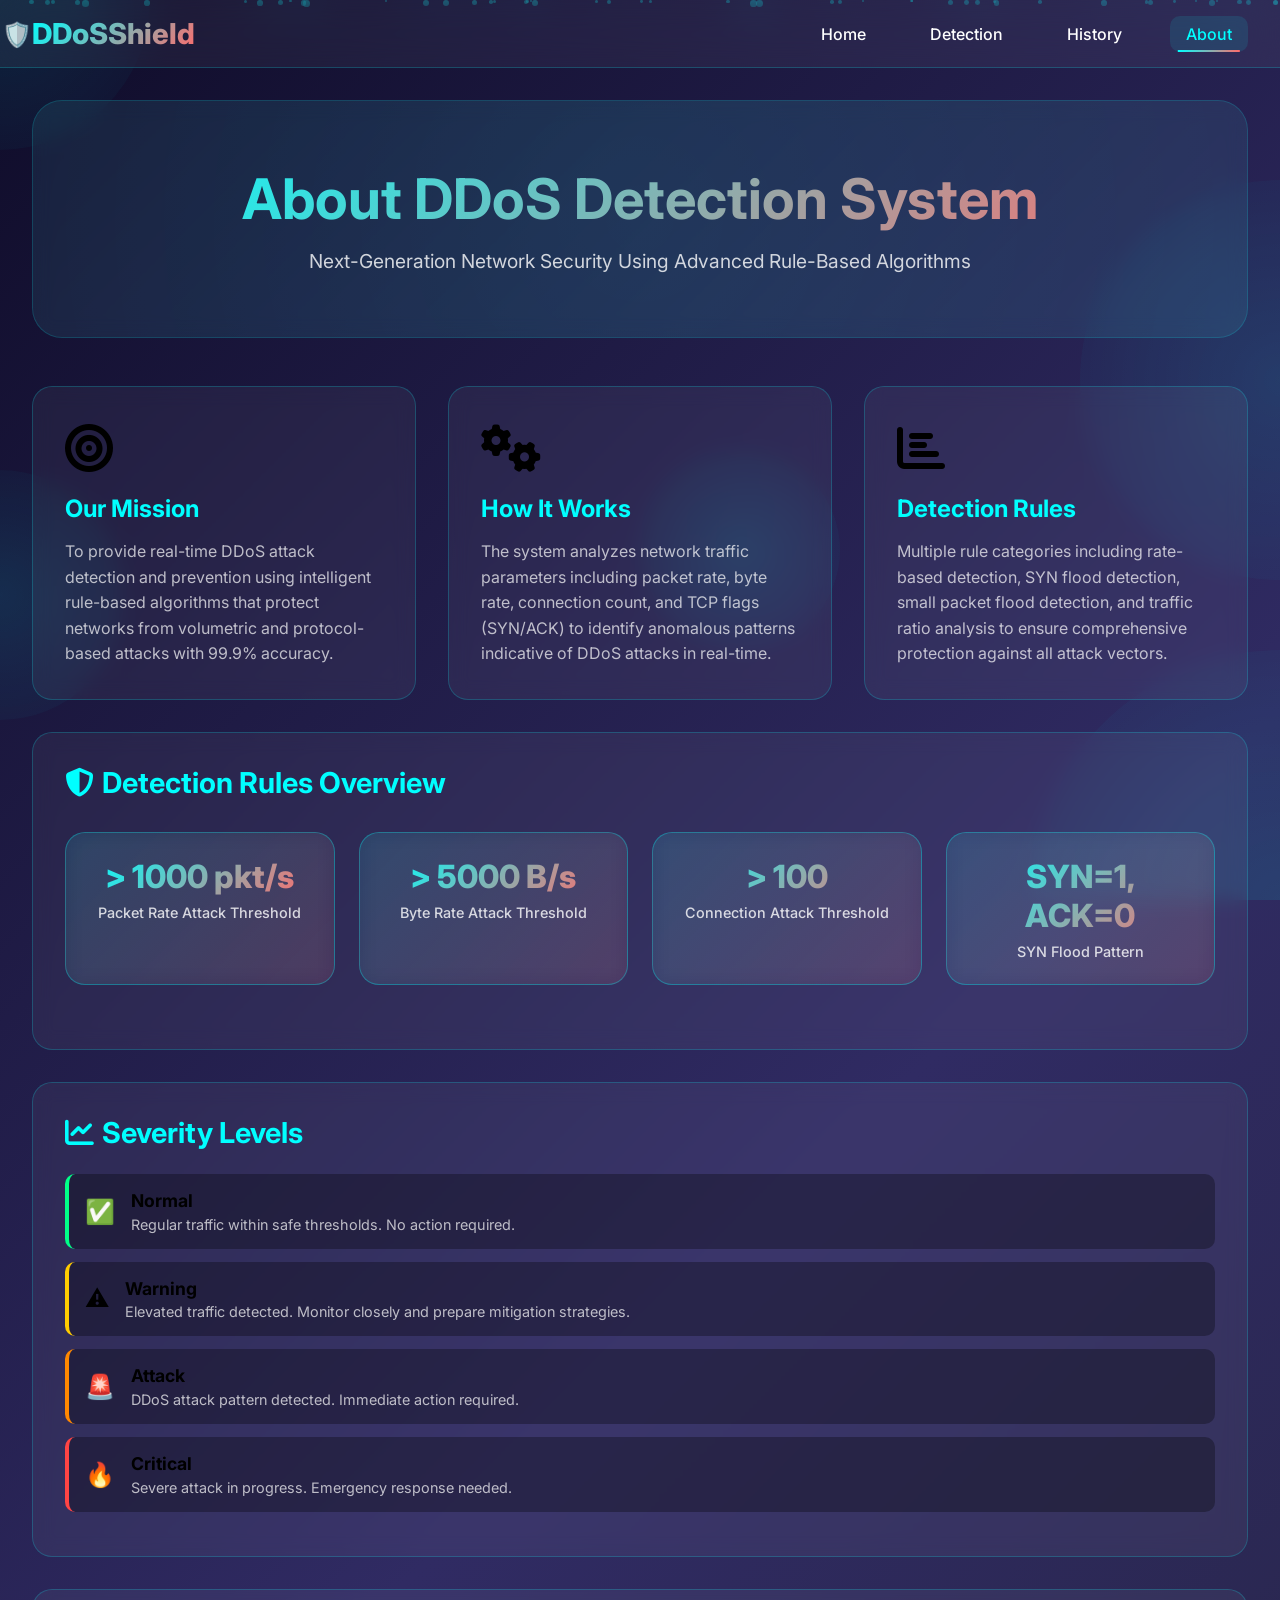
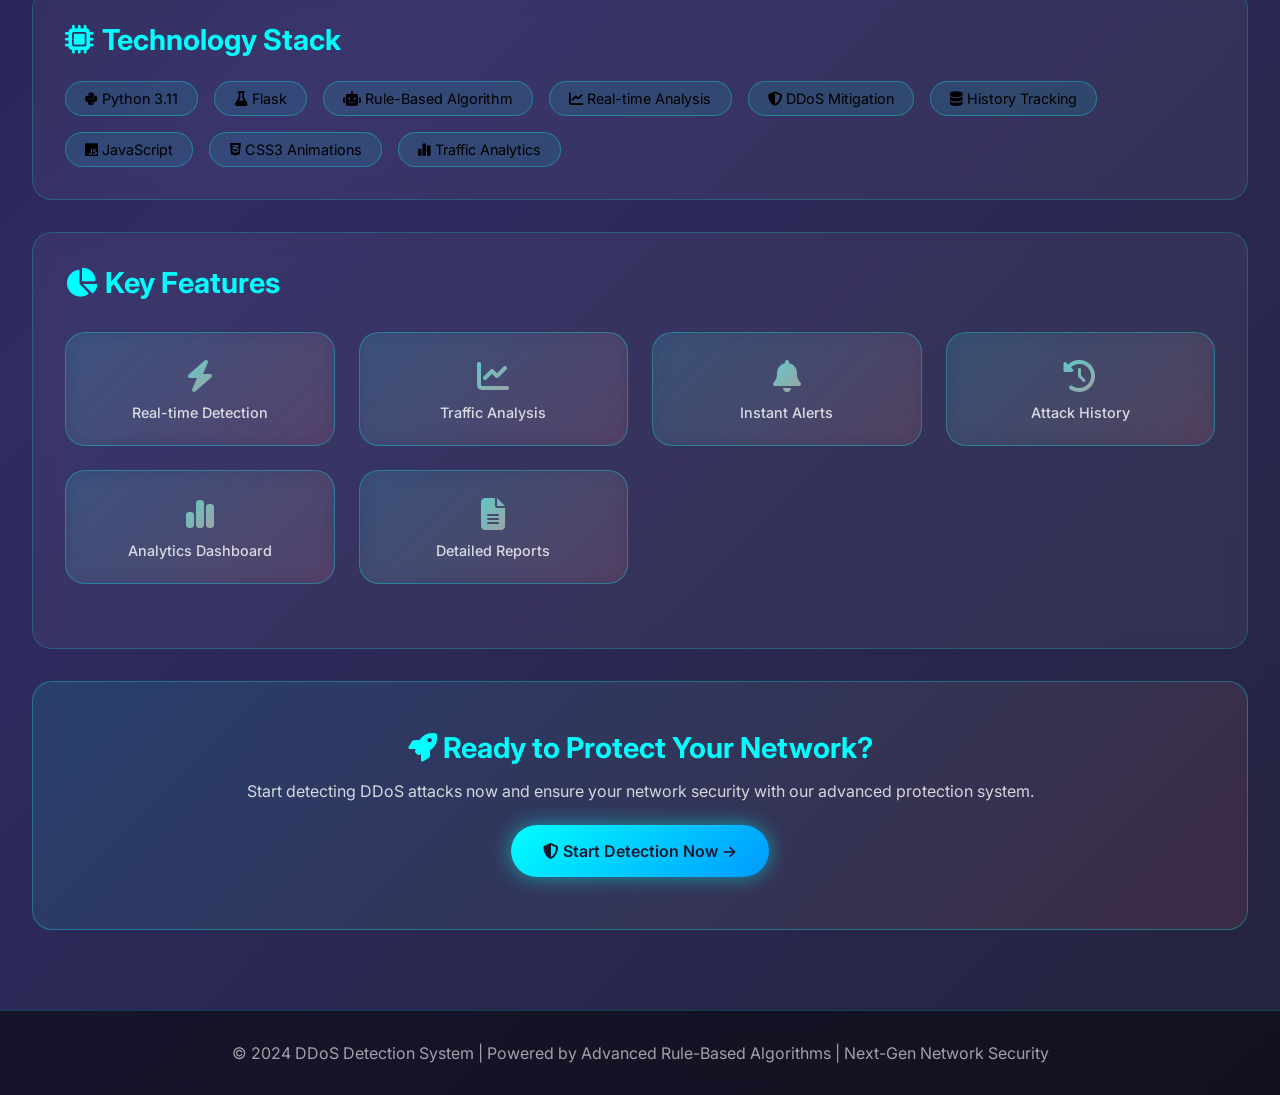
<file: templates/about.html>
<!DOCTYPE html>
<html lang="en">
<head>
    <meta charset="UTF-8">
    <meta name="viewport" content="width=device-width, initial-scale=1.0">
    <title>DDoS Detection | About</title>
    <link rel="stylesheet" href="https://cdnjs.cloudflare.com/ajax/libs/font-awesome/6.4.0/css/all.min.css">
    <link href="https://fonts.googleapis.com/css2?family=Inter:wght@300;400;500;600;700;800&display=swap" rel="stylesheet">
    <style>
        * {
            margin: 0;
            padding: 0;
            box-sizing: border-box;
        }

        body {
            font-family: 'Inter', sans-serif;
            background: linear-gradient(135deg, #0f0c29, #302b63, #24243e);
            min-height: 100vh;
            overflow-x: hidden;
            position: relative;
        }

        /* Animated Background */
        .animated-bg {
            position: fixed;
            top: 0;
            left: 0;
            width: 100%;
            height: 100%;
            z-index: 0;
            overflow: hidden;
        }

        .bg-circle {
            position: absolute;
            border-radius: 50%;
            background: radial-gradient(circle, rgba(0, 255, 255, 0.1), transparent);
            animation: float 20s infinite ease-in-out;
        }

        .bg-circle:nth-child(1) {
            width: 300px;
            height: 300px;
            top: -150px;
            left: -150px;
            animation-delay: 0s;
        }

        .bg-circle:nth-child(2) {
            width: 500px;
            height: 500px;
            bottom: -250px;
            right: -250px;
            animation-delay: 5s;
        }

        .bg-circle:nth-child(3) {
            width: 200px;
            height: 200px;
            top: 50%;
            left: 50%;
            animation-delay: 10s;
        }

        .bg-circle:nth-child(4) {
            width: 400px;
            height: 400px;
            top: 20%;
            right: -200px;
            animation-delay: 3s;
        }

        .bg-circle:nth-child(5) {
            width: 250px;
            height: 250px;
            bottom: 20%;
            left: -125px;
            animation-delay: 7s;
        }

        @keyframes float {
            0%, 100% {
                transform: translate(0, 0) scale(1);
            }
            25% {
                transform: translate(50px, 50px) scale(1.1);
            }
            50% {
                transform: translate(-50px, 100px) scale(0.9);
            }
            75% {
                transform: translate(100px, -50px) scale(1.05);
            }
        }

        /* Particles */
        .particle {
            position: absolute;
            background: rgba(0, 255, 255, 0.5);
            border-radius: 50%;
            pointer-events: none;
            animation: particleFloat 10s infinite linear;
        }

        @keyframes particleFloat {
            from {
                transform: translateY(100vh) rotate(0deg);
                opacity: 1;
            }
            to {
                transform: translateY(-100vh) rotate(360deg);
                opacity: 0;
            }
        }

        /* Navbar */
        .navbar {
            position: relative;
            z-index: 10;
            background: rgba(255, 255, 255, 0.05);
            backdrop-filter: blur(20px);
            border-bottom: 1px solid rgba(0, 255, 255, 0.2);
            padding: 1rem 2rem;
            position: sticky;
            top: 0;
            z-index: 100;
        }

        .nav-container {
            max-width: 1400px;
            margin: 0 auto;
            display: flex;
            justify-content: space-between;
            align-items: center;
            flex-wrap: wrap;
        }

        .logo {
            font-size: 1.8rem;
            font-weight: 800;
            background: linear-gradient(135deg, #00ffff, #ff6b6b);
            -webkit-background-clip: text;
            background-clip: text;
            -webkit-text-fill-color: transparent;
            position: relative;
        }

        .logo::before {
            content: '🛡️';
            position: absolute;
            left: -30px;
            top: 50%;
            transform: translateY(-50%);
            font-size: 1.5rem;
            background: none;
            -webkit-text-fill-color: initial;
        }

        .nav-links {
            display: flex;
            gap: 2rem;
            list-style: none;
        }

        .nav-links a {
            color: #fff;
            text-decoration: none;
            font-weight: 500;
            padding: 0.5rem 1rem;
            border-radius: 10px;
            transition: all 0.3s ease;
            position: relative;
        }

        .nav-links a::before {
            content: '';
            position: absolute;
            bottom: 0;
            left: 50%;
            transform: translateX(-50%);
            width: 0;
            height: 2px;
            background: linear-gradient(90deg, #00ffff, #ff6b6b);
            transition: width 0.3s ease;
        }

        .nav-links a:hover::before,
        .nav-links a.active::before {
            width: 80%;
        }

        .nav-links a:hover,
        .nav-links a.active {
            background: rgba(0, 255, 255, 0.1);
            color: #00ffff;
        }

        /* Container */
        .container {
            position: relative;
            z-index: 5;
            max-width: 1400px;
            margin: 0 auto;
            padding: 2rem;
        }

        /* Hero Section */
        .hero {
            text-align: center;
            padding: 4rem 2rem;
            background: rgba(255, 255, 255, 0.03);
            backdrop-filter: blur(10px);
            border-radius: 30px;
            margin-bottom: 3rem;
            border: 1px solid rgba(0, 255, 255, 0.2);
            animation: fadeInUp 0.8s ease;
            position: relative;
            overflow: hidden;
        }

        .hero::before {
            content: '';
            position: absolute;
            top: -50%;
            left: -50%;
            width: 200%;
            height: 200%;
            background: radial-gradient(circle, rgba(0, 255, 255, 0.1), transparent);
            animation: rotate 20s linear infinite;
        }

        @keyframes rotate {
            from {
                transform: rotate(0deg);
            }
            to {
                transform: rotate(360deg);
            }
        }

        .hero h1 {
            font-size: 3.5rem;
            margin-bottom: 1rem;
            background: linear-gradient(135deg, #00ffff, #ff6b6b, #00ffff);
            background-size: 200% 200%;
            -webkit-background-clip: text;
            background-clip: text;
            -webkit-text-fill-color: transparent;
            animation: gradientShift 3s ease infinite;
            position: relative;
            z-index: 1;
        }

        @keyframes gradientShift {
            0%, 100% {
                background-position: 0% 50%;
            }
            50% {
                background-position: 100% 50%;
            }
        }

        .hero p {
            font-size: 1.2rem;
            color: rgba(255, 255, 255, 0.8);
            position: relative;
            z-index: 1;
        }

        /* Buttons */
        .btn {
            padding: 1rem 2rem;
            border: none;
            border-radius: 50px;
            font-size: 1rem;
            font-weight: 600;
            cursor: pointer;
            transition: all 0.3s ease;
            position: relative;
            overflow: hidden;
            z-index: 1;
            display: inline-block;
            text-decoration: none;
        }

        .btn::before {
            content: '';
            position: absolute;
            top: 50%;
            left: 50%;
            width: 0;
            height: 0;
            border-radius: 50%;
            background: rgba(255, 255, 255, 0.3);
            transform: translate(-50%, -50%);
            transition: width 0.6s, height 0.6s;
            z-index: -1;
        }

        .btn:hover::before {
            width: 300px;
            height: 300px;
        }

        .btn-primary {
            background: linear-gradient(135deg, #00ffff, #0099ff);
            color: #1a1a2e;
            box-shadow: 0 0 20px rgba(0, 255, 255, 0.5);
        }

        .btn-primary:hover {
            transform: translateY(-3px);
            box-shadow: 0 0 30px rgba(0, 255, 255, 0.8);
        }

        /* Cards */
        .card-container {
            display: grid;
            grid-template-columns: repeat(auto-fit, minmax(320px, 1fr));
            gap: 2rem;
            margin-top: 2rem;
        }

        .card {
            background: rgba(255, 255, 255, 0.05);
            backdrop-filter: blur(10px);
            border-radius: 20px;
            padding: 2rem;
            transition: all 0.4s cubic-bezier(0.175, 0.885, 0.32, 1.275);
            border: 1px solid rgba(0, 255, 255, 0.2);
            position: relative;
            overflow: hidden;
            animation: fadeInUp 0.8s ease;
            animation-fill-mode: both;
        }

        .card:nth-child(1) { animation-delay: 0.1s; }
        .card:nth-child(2) { animation-delay: 0.2s; }
        .card:nth-child(3) { animation-delay: 0.3s; }

        .card::before {
            content: '';
            position: absolute;
            top: 0;
            left: -100%;
            width: 100%;
            height: 100%;
            background: linear-gradient(90deg, transparent, rgba(0, 255, 255, 0.2), transparent);
            transition: left 0.5s ease;
        }

        .card:hover::before {
            left: 100%;
        }

        .card:hover {
            transform: translateY(-10px) scale(1.02);
            border-color: rgba(0, 255, 255, 0.6);
            box-shadow: 0 20px 40px rgba(0, 255, 255, 0.2);
        }

        .card-icon {
            font-size: 3rem;
            margin-bottom: 1rem;
            display: inline-block;
            animation: bounce 2s ease infinite;
        }

        @keyframes bounce {
            0%, 100% {
                transform: translateY(0);
            }
            50% {
                transform: translateY(-10px);
            }
        }

        .card h3 {
            color: #00ffff;
            margin-bottom: 1rem;
            font-size: 1.5rem;
        }

        .card p {
            color: rgba(255, 255, 255, 0.7);
            line-height: 1.6;
        }

        /* Stats Grid */
        .stats-grid {
            display: grid;
            grid-template-columns: repeat(auto-fit, minmax(240px, 1fr));
            gap: 1.5rem;
            margin: 2rem 0;
        }

        .stat-card {
            background: linear-gradient(135deg, rgba(0, 255, 255, 0.1), rgba(255, 107, 107, 0.1));
            backdrop-filter: blur(10px);
            border-radius: 20px;
            padding: 1.5rem;
            text-align: center;
            border: 1px solid rgba(0, 255, 255, 0.3);
            transition: all 0.3s ease;
            position: relative;
            overflow: hidden;
            animation: fadeInUp 0.8s ease;
            animation-fill-mode: both;
        }

        .stat-card:nth-child(1) { animation-delay: 0.4s; }
        .stat-card:nth-child(2) { animation-delay: 0.5s; }
        .stat-card:nth-child(3) { animation-delay: 0.6s; }
        .stat-card:nth-child(4) { animation-delay: 0.7s; }

        .stat-card:hover {
            transform: translateY(-5px);
            border-color: #00ffff;
            box-shadow: 0 10px 30px rgba(0, 255, 255, 0.3);
        }

        .stat-number {
            font-size: 2rem;
            font-weight: 800;
            background: linear-gradient(135deg, #00ffff, #ff6b6b);
            -webkit-background-clip: text;
            background-clip: text;
            -webkit-text-fill-color: transparent;
            margin-bottom: 0.5rem;
        }

        .stat-label {
            color: rgba(255, 255, 255, 0.8);
            font-weight: 500;
            font-size: 0.9rem;
        }

        /* Info Sections */
        .info-section {
            background: rgba(255, 255, 255, 0.05);
            backdrop-filter: blur(10px);
            border-radius: 20px;
            padding: 2rem;
            margin-top: 2rem;
            border: 1px solid rgba(0, 255, 255, 0.2);
            animation: fadeInUp 0.8s ease;
            animation-delay: 0.8s;
            animation-fill-mode: both;
        }

        .info-section h2 {
            color: #00ffff;
            margin-bottom: 1.5rem;
            font-size: 1.8rem;
            display: flex;
            align-items: center;
            gap: 0.5rem;
        }

        .severity-list {
            list-style: none;
            padding: 0;
        }

        .severity-list li {
            padding: 1rem;
            margin: 0.8rem 0;
            background: rgba(0, 0, 0, 0.3);
            border-radius: 10px;
            display: flex;
            align-items: center;
            gap: 1rem;
            transition: all 0.3s ease;
            border-left: 4px solid;
        }

        .severity-list li:hover {
            transform: translateX(10px);
            background: rgba(0, 0, 0, 0.5);
        }

        .severity-icon {
            font-size: 1.5rem;
        }

        .severity-content {
            flex: 1;
        }

        .severity-title {
            font-weight: bold;
            font-size: 1.1rem;
            margin-bottom: 0.3rem;
        }

        .severity-desc {
            color: rgba(255, 255, 255, 0.7);
            font-size: 0.9rem;
        }

        /* Tech Stack Section */
        .tech-stack {
            display: flex;
            flex-wrap: wrap;
            gap: 1rem;
            margin-top: 1rem;
        }

        .tech-item {
            background: rgba(0, 255, 255, 0.1);
            border: 1px solid rgba(0, 255, 255, 0.3);
            border-radius: 50px;
            padding: 0.5rem 1.2rem;
            font-size: 0.9rem;
            transition: all 0.3s ease;
        }

        .tech-item:hover {
            background: rgba(0, 255, 255, 0.2);
            transform: scale(1.05);
        }

        /* CTA Section */
        .cta-section {
            background: linear-gradient(135deg, rgba(0, 255, 255, 0.1), rgba(255, 107, 107, 0.1));
            border-radius: 20px;
            padding: 3rem;
            margin-top: 2rem;
            text-align: center;
            border: 1px solid rgba(0, 255, 255, 0.3);
            animation: fadeInUp 0.8s ease;
            animation-delay: 0.9s;
            animation-fill-mode: both;
        }

        .cta-section h3 {
            color: #00ffff;
            font-size: 1.8rem;
            margin-bottom: 1rem;
        }

        .cta-section p {
            color: rgba(255, 255, 255, 0.8);
            margin-bottom: 1.5rem;
        }

        /* Footer */
        .footer {
            position: relative;
            z-index: 5;
            text-align: center;
            padding: 2rem;
            background: rgba(0, 0, 0, 0.5);
            backdrop-filter: blur(10px);
            margin-top: 3rem;
            border-top: 1px solid rgba(0, 255, 255, 0.2);
        }

        .footer p {
            color: rgba(255, 255, 255, 0.6);
        }

        /* Animations */
        @keyframes fadeInUp {
            from {
                opacity: 0;
                transform: translateY(30px);
            }
            to {
                opacity: 1;
                transform: translateY(0);
            }
        }

        /* Responsive */
        @media (max-width: 768px) {
            .hero h1 {
                font-size: 2rem;
            }
            
            .hero p {
                font-size: 1rem;
            }
            
            .nav-container {
                flex-direction: column;
                gap: 1rem;
            }
            
            .nav-links {
                gap: 1rem;
            }
            
            .container {
                padding: 1rem;
            }
            
            .cta-section {
                padding: 2rem;
            }
            
            .severity-list li {
                flex-direction: column;
                text-align: center;
            }
        }
    </style>
</head>
<body>
    <!-- Animated Background -->
    <div class="animated-bg">
        <div class="bg-circle"></div>
        <div class="bg-circle"></div>
        <div class="bg-circle"></div>
        <div class="bg-circle"></div>
        <div class="bg-circle"></div>
    </div>

    <!-- Particles -->
    <div id="particles"></div>

    <nav class="navbar">
        <div class="nav-container">
            <div class="logo">DDoSShield</div>
            <ul class="nav-links">
                <li><a href="/">Home</a></li>
                <li><a href="/detect">Detection</a></li>
                <li><a href="/history">History</a></li>
                <li><a href="/about" class="active">About</a></li>
            </ul>
        </div>
    </nav>

    <div class="container">
        <div class="hero">
            <h1>About DDoS Detection System</h1>
            <p>Next-Generation Network Security Using Advanced Rule-Based Algorithms</p>
        </div>

        <div class="card-container">
            <div class="card">
                <div class="card-icon">
                    <i class="fas fa-bullseye"></i>
                </div>
                <h3>Our Mission</h3>
                <p>To provide real-time DDoS attack detection and prevention using intelligent rule-based algorithms that protect networks from volumetric and protocol-based attacks with 99.9% accuracy.</p>
            </div>
            <div class="card">
                <div class="card-icon">
                    <i class="fas fa-cogs"></i>
                </div>
                <h3>How It Works</h3>
                <p>The system analyzes network traffic parameters including packet rate, byte rate, connection count, and TCP flags (SYN/ACK) to identify anomalous patterns indicative of DDoS attacks in real-time.</p>
            </div>
            <div class="card">
                <div class="card-icon">
                    <i class="fas fa-chart-bar"></i>
                </div>
                <h3>Detection Rules</h3>
                <p>Multiple rule categories including rate-based detection, SYN flood detection, small packet flood detection, and traffic ratio analysis to ensure comprehensive protection against all attack vectors.</p>
            </div>
        </div>

        <div class="info-section">
            <h2><i class="fas fa-shield-alt"></i> Detection Rules Overview</h2>
            
            <div class="stats-grid">
                <div class="stat-card">
                    <div class="stat-number">> 1000 pkt/s</div>
                    <div class="stat-label">Packet Rate Attack Threshold</div>
                </div>
                <div class="stat-card">
                    <div class="stat-number">> 5000 B/s</div>
                    <div class="stat-label">Byte Rate Attack Threshold</div>
                </div>
                <div class="stat-card">
                    <div class="stat-number">> 100</div>
                    <div class="stat-label">Connection Attack Threshold</div>
                </div>
                <div class="stat-card">
                    <div class="stat-number">SYN=1, ACK=0</div>
                    <div class="stat-label">SYN Flood Pattern</div>
                </div>
            </div>
        </div>

        <div class="info-section">
            <h2><i class="fas fa-chart-line"></i> Severity Levels</h2>
            <ul class="severity-list">
                <li style="border-left-color: #00ff88;">
                    <div class="severity-icon">✅</div>
                    <div class="severity-content">
                        <div class="severity-title">Normal</div>
                        <div class="severity-desc">Regular traffic within safe thresholds. No action required.</div>
                    </div>
                </li>
                <li style="border-left-color: #ffcc00;">
                    <div class="severity-icon">⚠️</div>
                    <div class="severity-content">
                        <div class="severity-title">Warning</div>
                        <div class="severity-desc">Elevated traffic detected. Monitor closely and prepare mitigation strategies.</div>
                    </div>
                </li>
                <li style="border-left-color: #ff8800;">
                    <div class="severity-icon">🚨</div>
                    <div class="severity-content">
                        <div class="severity-title">Attack</div>
                        <div class="severity-desc">DDoS attack pattern detected. Immediate action required.</div>
                    </div>
                </li>
                <li style="border-left-color: #ff4444;">
                    <div class="severity-icon">🔥</div>
                    <div class="severity-content">
                        <div class="severity-title">Critical</div>
                        <div class="severity-desc">Severe attack in progress. Emergency response needed.</div>
                    </div>
                </li>
            </ul>
        </div>

        <div class="info-section">
            <h2><i class="fas fa-microchip"></i> Technology Stack</h2>
            <div class="tech-stack">
                <span class="tech-item"><i class="fab fa-python"></i> Python 3.11</span>
                <span class="tech-item"><i class="fas fa-flask"></i> Flask</span>
                <span class="tech-item"><i class="fas fa-robot"></i> Rule-Based Algorithm</span>
                <span class="tech-item"><i class="fas fa-chart-line"></i> Real-time Analysis</span>
                <span class="tech-item"><i class="fas fa-shield-alt"></i> DDoS Mitigation</span>
                <span class="tech-item"><i class="fas fa-database"></i> History Tracking</span>
                <span class="tech-item"><i class="fab fa-js"></i> JavaScript</span>
                <span class="tech-item"><i class="fab fa-css3-alt"></i> CSS3 Animations</span>
                <span class="tech-item"><i class="fas fa-chart-simple"></i> Traffic Analytics</span>
            </div>
        </div>

        <div class="info-section">
            <h2><i class="fas fa-chart-pie"></i> Key Features</h2>
            <div class="stats-grid">
                <div class="stat-card">
                    <div class="stat-number"><i class="fas fa-bolt"></i></div>
                    <div class="stat-label">Real-time Detection</div>
                </div>
                <div class="stat-card">
                    <div class="stat-number"><i class="fas fa-chart-line"></i></div>
                    <div class="stat-label">Traffic Analysis</div>
                </div>
                <div class="stat-card">
                    <div class="stat-number"><i class="fas fa-bell"></i></div>
                    <div class="stat-label">Instant Alerts</div>
                </div>
                <div class="stat-card">
                    <div class="stat-number"><i class="fas fa-history"></i></div>
                    <div class="stat-label">Attack History</div>
                </div>
                <div class="stat-card">
                    <div class="stat-number"><i class="fas fa-chart-simple"></i></div>
                    <div class="stat-label">Analytics Dashboard</div>
                </div>
                <div class="stat-card">
                    <div class="stat-number"><i class="fas fa-file-alt"></i></div>
                    <div class="stat-label">Detailed Reports</div>
                </div>
            </div>
        </div>

        <div class="cta-section">
            <h3><i class="fas fa-rocket"></i> Ready to Protect Your Network?</h3>
            <p>Start detecting DDoS attacks now and ensure your network security with our advanced protection system.</p>
            <a href="/detect" class="btn btn-primary">
                <i class="fas fa-shield-alt"></i> Start Detection Now →
            </a>
        </div>
    </div>

    <footer class="footer">
        <p>© 2024 DDoS Detection System | Powered by Advanced Rule-Based Algorithms | Next-Gen Network Security</p>
    </footer>

    <script>
        // Create particles
        function createParticles() {
            const particlesContainer = document.getElementById('particles');
            for (let i = 0; i < 50; i++) {
                const particle = document.createElement('div');
                particle.classList.add('particle');
                const size = Math.random() * 5 + 2;
                particle.style.width = size + 'px';
                particle.style.height = size + 'px';
                particle.style.left = Math.random() * 100 + '%';
                particle.style.animationDelay = Math.random() * 10 + 's';
                particle.style.animationDuration = Math.random() * 10 + 5 + 's';
                particlesContainer.appendChild(particle);
            }
        }

        // Add hover effect to cards
        document.querySelectorAll('.card').forEach(card => {
            card.addEventListener('mousemove', (e) => {
                const rect = card.getBoundingClientRect();
                const x = e.clientX - rect.left;
                const y = e.clientY - rect.top;
                
                card.style.transform = `translateY(-10px) scale(1.02)`;
                card.style.background = `radial-gradient(circle at ${x}px ${y}px, rgba(0, 255, 255, 0.15), rgba(255, 255, 255, 0.05))`;
            });
            
            card.addEventListener('mouseleave', () => {
                card.style.transform = '';
                card.style.background = '';
            });
        });

        // Initialize
        createParticles();
    </script>
</body>
</html>
</file>
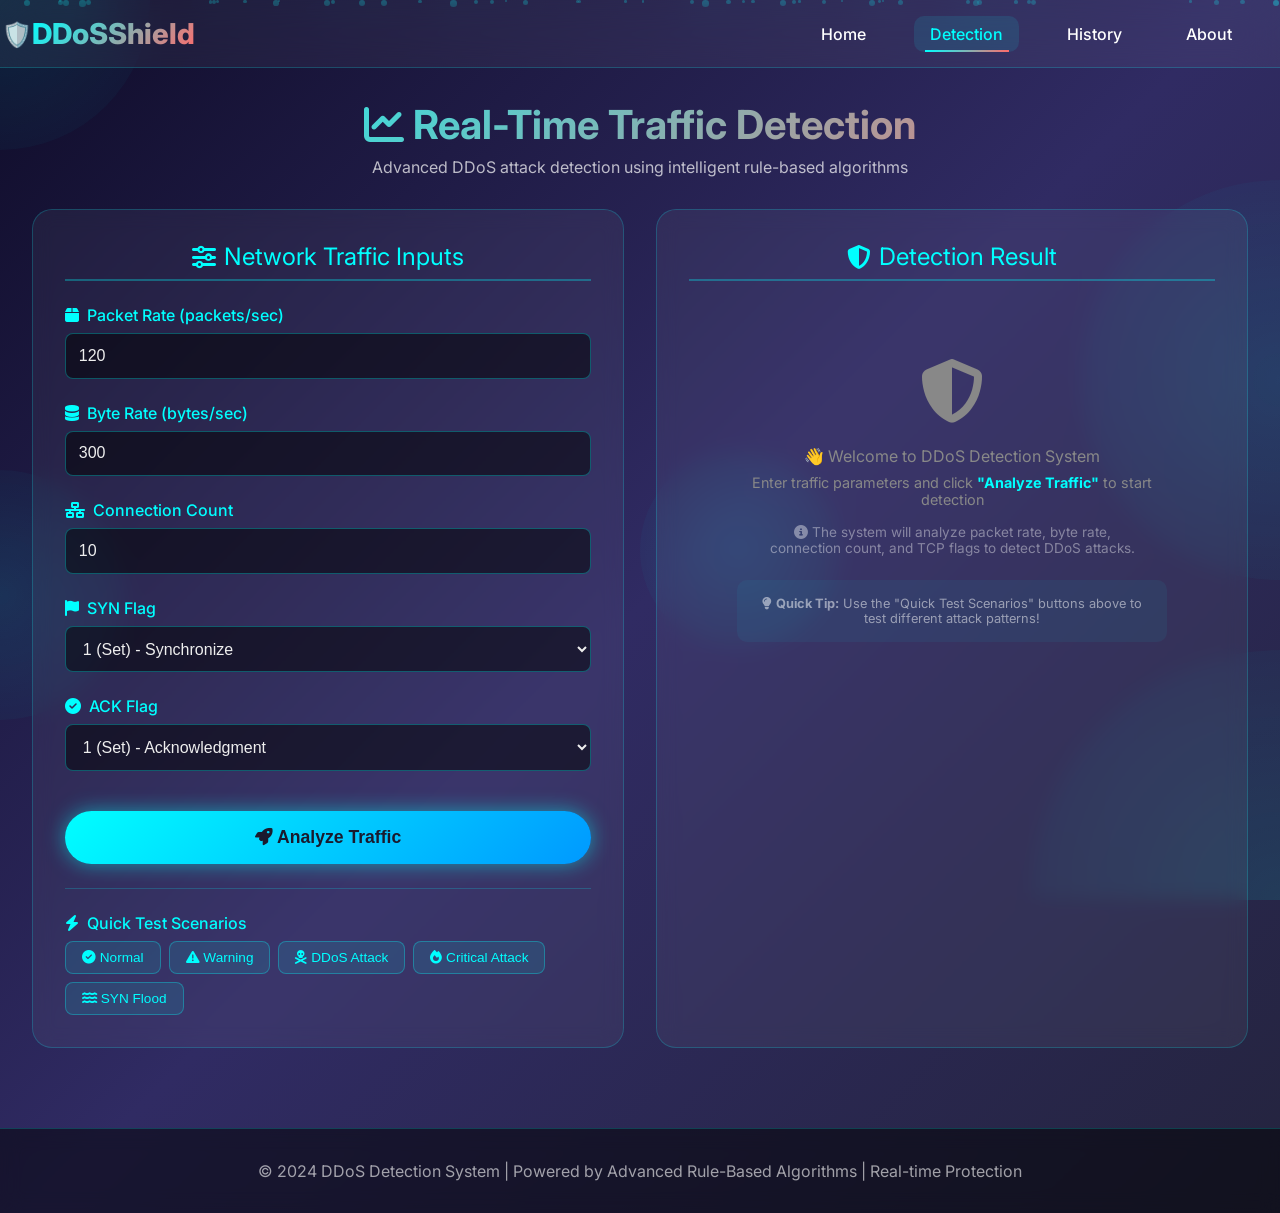
<file: templates/detect.html>
<!DOCTYPE html>
<html lang="en">
<head>
    <meta charset="UTF-8">
    <meta name="viewport" content="width=device-width, initial-scale=1.0">
    <title>DDoS Detection | Traffic Analyzer</title>
    <link rel="stylesheet" href="https://cdnjs.cloudflare.com/ajax/libs/font-awesome/6.4.0/css/all.min.css">
    <link href="https://fonts.googleapis.com/css2?family=Inter:wght@300;400;500;600;700;800&display=swap" rel="stylesheet">
    <style>
        * {
            margin: 0;
            padding: 0;
            box-sizing: border-box;
        }

        body {
            font-family: 'Inter', sans-serif;
            background: linear-gradient(135deg, #0f0c29, #302b63, #24243e);
            min-height: 100vh;
            overflow-x: hidden;
            position: relative;
        }

        /* Animated Background */
        .animated-bg {
            position: fixed;
            top: 0;
            left: 0;
            width: 100%;
            height: 100%;
            z-index: 0;
            overflow: hidden;
        }

        .bg-circle {
            position: absolute;
            border-radius: 50%;
            background: radial-gradient(circle, rgba(0, 255, 255, 0.1), transparent);
            animation: float 20s infinite ease-in-out;
        }

        .bg-circle:nth-child(1) {
            width: 300px;
            height: 300px;
            top: -150px;
            left: -150px;
            animation-delay: 0s;
        }

        .bg-circle:nth-child(2) {
            width: 500px;
            height: 500px;
            bottom: -250px;
            right: -250px;
            animation-delay: 5s;
        }

        .bg-circle:nth-child(3) {
            width: 200px;
            height: 200px;
            top: 50%;
            left: 50%;
            animation-delay: 10s;
        }

        .bg-circle:nth-child(4) {
            width: 400px;
            height: 400px;
            top: 20%;
            right: -200px;
            animation-delay: 3s;
        }

        .bg-circle:nth-child(5) {
            width: 250px;
            height: 250px;
            bottom: 20%;
            left: -125px;
            animation-delay: 7s;
        }

        @keyframes float {
            0%, 100% {
                transform: translate(0, 0) scale(1);
            }
            25% {
                transform: translate(50px, 50px) scale(1.1);
            }
            50% {
                transform: translate(-50px, 100px) scale(0.9);
            }
            75% {
                transform: translate(100px, -50px) scale(1.05);
            }
        }

        /* Particles */
        .particle {
            position: absolute;
            background: rgba(0, 255, 255, 0.5);
            border-radius: 50%;
            pointer-events: none;
            animation: particleFloat 10s infinite linear;
        }

        @keyframes particleFloat {
            from {
                transform: translateY(100vh) rotate(0deg);
                opacity: 1;
            }
            to {
                transform: translateY(-100vh) rotate(360deg);
                opacity: 0;
            }
        }

        /* Navbar */
        .navbar {
            position: relative;
            z-index: 10;
            background: rgba(255, 255, 255, 0.05);
            backdrop-filter: blur(20px);
            border-bottom: 1px solid rgba(0, 255, 255, 0.2);
            padding: 1rem 2rem;
            position: sticky;
            top: 0;
            z-index: 100;
        }

        .nav-container {
            max-width: 1400px;
            margin: 0 auto;
            display: flex;
            justify-content: space-between;
            align-items: center;
            flex-wrap: wrap;
        }

        .logo {
            font-size: 1.8rem;
            font-weight: 800;
            background: linear-gradient(135deg, #00ffff, #ff6b6b);
            -webkit-background-clip: text;
            background-clip: text;
            -webkit-text-fill-color: transparent;
            position: relative;
        }

        .logo::before {
            content: '🛡️';
            position: absolute;
            left: -30px;
            top: 50%;
            transform: translateY(-50%);
            font-size: 1.5rem;
            background: none;
            -webkit-text-fill-color: initial;
        }

        .nav-links {
            display: flex;
            gap: 2rem;
            list-style: none;
        }

        .nav-links a {
            color: #fff;
            text-decoration: none;
            font-weight: 500;
            padding: 0.5rem 1rem;
            border-radius: 10px;
            transition: all 0.3s ease;
            position: relative;
        }

        .nav-links a::before {
            content: '';
            position: absolute;
            bottom: 0;
            left: 50%;
            transform: translateX(-50%);
            width: 0;
            height: 2px;
            background: linear-gradient(90deg, #00ffff, #ff6b6b);
            transition: width 0.3s ease;
        }

        .nav-links a:hover::before,
        .nav-links a.active::before {
            width: 80%;
        }

        .nav-links a:hover,
        .nav-links a.active {
            background: rgba(0, 255, 255, 0.1);
            color: #00ffff;
        }

        /* Container */
        .container {
            position: relative;
            z-index: 5;
            max-width: 1400px;
            margin: 0 auto;
            padding: 2rem;
        }

        /* Page Title */
        .page-title {
            text-align: center;
            margin-bottom: 2rem;
            animation: fadeInUp 0.8s ease;
        }

        .page-title h1 {
            font-size: 2.5rem;
            background: linear-gradient(135deg, #00ffff, #ff6b6b);
            -webkit-background-clip: text;
            background-clip: text;
            -webkit-text-fill-color: transparent;
            margin-bottom: 0.5rem;
        }

        .page-title p {
            color: rgba(255, 255, 255, 0.7);
        }

        /* Detection Container */
        .detection-container {
            display: flex;
            gap: 2rem;
            min-height: 600px;
            flex-wrap: wrap;
        }
        
        .input-panel {
            flex: 1;
            min-width: 300px;
            background: rgba(255, 255, 255, 0.05);
            backdrop-filter: blur(10px);
            border-radius: 20px;
            padding: 2rem;
            border: 1px solid rgba(0, 255, 255, 0.2);
            animation: fadeInUp 0.8s ease;
            animation-delay: 0.1s;
            animation-fill-mode: both;
        }
        
        .output-panel {
            flex: 1;
            min-width: 300px;
            background: rgba(255, 255, 255, 0.05);
            backdrop-filter: blur(10px);
            border-radius: 20px;
            padding: 2rem;
            border: 1px solid rgba(0, 255, 255, 0.2);
            display: flex;
            flex-direction: column;
            animation: fadeInUp 0.8s ease;
            animation-delay: 0.2s;
            animation-fill-mode: both;
        }
        
        .panel-title {
            font-size: 1.5rem;
            color: #00ffff;
            margin-bottom: 1.5rem;
            text-align: center;
            border-bottom: 2px solid rgba(0, 255, 255, 0.3);
            padding-bottom: 0.5rem;
            display: flex;
            align-items: center;
            justify-content: center;
            gap: 0.5rem;
        }
        
        /* Loading Bar Styles */
        .loading-container {
            display: none;
            margin: 2rem 0;
            text-align: center;
        }
        
        .loading-bar-wrapper {
            background: rgba(255, 255, 255, 0.1);
            border-radius: 10px;
            overflow: hidden;
            height: 30px;
            margin: 1rem 0;
        }
        
        .loading-bar {
            width: 0%;
            height: 100%;
            background: linear-gradient(90deg, #00ffff, #0099ff, #00ffff);
            border-radius: 10px;
            transition: width 0.1s linear;
            position: relative;
            overflow: hidden;
        }
        
        .loading-bar::after {
            content: '';
            position: absolute;
            top: 0;
            left: 0;
            bottom: 0;
            right: 0;
            background: linear-gradient(90deg, 
                transparent, 
                rgba(255, 255, 255, 0.3), 
                transparent);
            animation: shimmer 1.5s infinite;
        }
        
        @keyframes shimmer {
            0% { transform: translateX(-100%); }
            100% { transform: translateX(100%); }
        }
        
        .loading-text {
            color: #00ffff;
            font-size: 0.9rem;
            margin-top: 0.5rem;
        }
        
        .loading-percent {
            font-size: 1.2rem;
            font-weight: bold;
            color: #00ffff;
        }
        
        /* Input Fields Styling */
        .input-group {
            margin-bottom: 1.5rem;
        }
        
        .input-group label {
            display: flex;
            align-items: center;
            gap: 0.5rem;
            margin-bottom: 0.5rem;
            font-weight: 500;
            color: #00ffff;
        }
        
        .input-group input, .input-group select {
            width: 100%;
            padding: 0.8rem;
            background: rgba(0, 0, 0, 0.5);
            border: 1px solid rgba(0, 255, 255, 0.3);
            border-radius: 8px;
            color: #eee;
            font-size: 1rem;
            transition: all 0.3s ease;
        }
        
        .input-group input:focus, .input-group select:focus {
            outline: none;
            border-color: #00ffff;
            box-shadow: 0 0 10px rgba(0, 255, 255, 0.3);
        }
        
        /* Quick Test Buttons */
        .quick-tests {
            margin-top: 1.5rem;
            padding-top: 1.5rem;
            border-top: 1px solid rgba(0, 255, 255, 0.2);
        }
        
        .quick-tests label {
            color: #00ffff;
            font-weight: 500;
            display: flex;
            align-items: center;
            gap: 0.5rem;
        }
        
        .quick-test-buttons {
            display: flex;
            gap: 0.5rem;
            flex-wrap: wrap;
            margin-top: 0.5rem;
        }
        
        .quick-btn {
            padding: 0.5rem 1rem;
            background: rgba(0, 255, 255, 0.1);
            border: 1px solid rgba(0, 255, 255, 0.3);
            border-radius: 8px;
            color: #00ffff;
            cursor: pointer;
            transition: all 0.3s ease;
            font-size: 0.85rem;
            font-weight: 500;
        }
        
        .quick-btn:hover {
            background: rgba(0, 255, 255, 0.3);
            transform: translateY(-2px);
            box-shadow: 0 5px 15px rgba(0, 255, 255, 0.2);
        }
        
        /* Buttons */
        .btn {
            padding: 1rem 2rem;
            border: none;
            border-radius: 50px;
            font-size: 1rem;
            font-weight: 600;
            cursor: pointer;
            transition: all 0.3s ease;
            position: relative;
            overflow: hidden;
            z-index: 1;
        }

        .btn::before {
            content: '';
            position: absolute;
            top: 50%;
            left: 50%;
            width: 0;
            height: 0;
            border-radius: 50%;
            background: rgba(255, 255, 255, 0.3);
            transform: translate(-50%, -50%);
            transition: width 0.6s, height 0.6s;
            z-index: -1;
        }

        .btn:hover::before {
            width: 300px;
            height: 300px;
        }

        .btn-primary {
            background: linear-gradient(135deg, #00ffff, #0099ff);
            color: #1a1a2e;
            box-shadow: 0 0 20px rgba(0, 255, 255, 0.5);
        }

        .btn-primary:hover {
            transform: translateY(-3px);
            box-shadow: 0 0 30px rgba(0, 255, 255, 0.8);
        }
        
        .detect-button {
            width: 100%;
            padding: 1rem;
            font-size: 1.1rem;
            margin-top: 1rem;
        }
        
        /* Output Styles */
        .output-placeholder {
            text-align: center;
            padding: 3rem;
            color: #888;
        }
        
        .result-card {
            animation: slideIn 0.5s ease;
        }
        
        @keyframes slideIn {
            from {
                opacity: 0;
                transform: translateX(20px);
            }
            to {
                opacity: 1;
                transform: translateX(0);
            }
        }
        
        .severity-badge {
            display: inline-block;
            padding: 0.3rem 1rem;
            border-radius: 20px;
            font-size: 0.9rem;
            font-weight: bold;
            margin-top: 0.5rem;
        }
        
        .score-circle {
            width: 100px;
            height: 100px;
            margin: 1rem auto;
            position: relative;
        }
        
        .score-text {
            position: absolute;
            top: 50%;
            left: 50%;
            transform: translate(-50%, -50%);
            font-size: 1.5rem;
            font-weight: bold;
        }
        
        .reason-list {
            list-style: none;
            padding: 0;
            margin: 1rem 0;
        }
        
        .reason-list li {
            padding: 0.5rem;
            margin: 0.5rem 0;
            background: rgba(255, 255, 255, 0.05);
            border-radius: 8px;
            font-size: 0.9rem;
        }
        
        .recommendation-list {
            list-style: none;
            padding: 0;
            margin: 1rem 0;
        }
        
        .recommendation-list li {
            padding: 0.5rem;
            margin: 0.5rem 0;
            background: rgba(0, 255, 255, 0.05);
            border-radius: 8px;
            font-size: 0.85rem;
            border-left: 3px solid #00ffff;
        }
        
        /* Footer */
        .footer {
            position: relative;
            z-index: 5;
            text-align: center;
            padding: 2rem;
            background: rgba(0, 0, 0, 0.5);
            backdrop-filter: blur(10px);
            margin-top: 3rem;
            border-top: 1px solid rgba(0, 255, 255, 0.2);
        }

        .footer p {
            color: rgba(255, 255, 255, 0.6);
        }
        
        /* Animations */
        @keyframes fadeInUp {
            from {
                opacity: 0;
                transform: translateY(30px);
            }
            to {
                opacity: 1;
                transform: translateY(0);
            }
        }
        
        /* Responsive */
        @media (max-width: 768px) {
            .page-title h1 {
                font-size: 1.8rem;
            }
            
            .nav-container {
                flex-direction: column;
                gap: 1rem;
            }
            
            .nav-links {
                gap: 1rem;
            }
            
            .container {
                padding: 1rem;
            }
            
            .detection-container {
                flex-direction: column;
            }
            
            .input-panel, .output-panel {
                min-width: auto;
            }
        }
    </style>
</head>
<body>
    <!-- Animated Background -->
    <div class="animated-bg">
        <div class="bg-circle"></div>
        <div class="bg-circle"></div>
        <div class="bg-circle"></div>
        <div class="bg-circle"></div>
        <div class="bg-circle"></div>
    </div>

    <!-- Particles -->
    <div id="particles"></div>

    <nav class="navbar">
        <div class="nav-container">
            <div class="logo">DDoSShield</div>
            <ul class="nav-links">
                <li><a href="/">Home</a></li>
                <li><a href="/detect" class="active">Detection</a></li>
                <li><a href="/history">History</a></li>
                <li><a href="/about">About</a></li>
            </ul>
        </div>
    </nav>

    <div class="container">
        <div class="page-title">
            <h1><i class="fas fa-chart-line"></i> Real-Time Traffic Detection</h1>
            <p>Advanced DDoS attack detection using intelligent rule-based algorithms</p>
        </div>
        
        <div class="detection-container">
            <!-- LEFT PANEL - INPUTS -->
            <div class="input-panel">
                <div class="panel-title">
                    <i class="fas fa-sliders-h"></i> Network Traffic Inputs
                </div>
                
                <form id="detectionForm">
                    <div class="input-group">
                        <label><i class="fas fa-box"></i> Packet Rate (packets/sec)</label>
                        <input type="number" id="packetRate" step="any" required placeholder="e.g., 120" value="120">
                    </div>
                    
                    <div class="input-group">
                        <label><i class="fas fa-database"></i> Byte Rate (bytes/sec)</label>
                        <input type="number" id="byteRate" step="any" required placeholder="e.g., 300" value="300">
                    </div>
                    
                    <div class="input-group">
                        <label><i class="fas fa-network-wired"></i> Connection Count</label>
                        <input type="number" id="connectionCount" step="any" required placeholder="e.g., 10" value="10">
                    </div>
                    
                    <div class="input-group">
                        <label><i class="fas fa-flag"></i> SYN Flag</label>
                        <select id="synFlag">
                            <option value="1">1 (Set) - Synchronize</option>
                            <option value="0">0 (Not Set)</option>
                        </select>
                    </div>
                    
                    <div class="input-group">
                        <label><i class="fas fa-check-circle"></i> ACK Flag</label>
                        <select id="ackFlag">
                            <option value="1">1 (Set) - Acknowledgment</option>
                            <option value="0">0 (Not Set)</option>
                        </select>
                    </div>
                    
                    <button type="submit" class="btn btn-primary detect-button">
                        <i class="fas fa-rocket"></i> Analyze Traffic
                    </button>
                </form>
                
                <!-- Quick Test Buttons -->
                <div class="quick-tests">
                    <label><i class="fas fa-bolt"></i> Quick Test Scenarios</label>
                    <div class="quick-test-buttons">
                        <button type="button" class="quick-btn" onclick="loadTest('normal')">
                            <i class="fas fa-check-circle"></i> Normal
                        </button>
                        <button type="button" class="quick-btn" onclick="loadTest('warning')">
                            <i class="fas fa-exclamation-triangle"></i> Warning
                        </button>
                        <button type="button" class="quick-btn" onclick="loadTest('attack')">
                            <i class="fas fa-skull-crossbones"></i> DDoS Attack
                        </button>
                        <button type="button" class="quick-btn" onclick="loadTest('critical')">
                            <i class="fas fa-fire"></i> Critical Attack
                        </button>
                        <button type="button" class="quick-btn" onclick="loadTest('syn_flood')">
                            <i class="fas fa-water"></i> SYN Flood
                        </button>
                    </div>
                </div>
            </div>
            
            <!-- RIGHT PANEL - OUTPUT -->
            <div class="output-panel">
                <div class="panel-title">
                    <i class="fas fa-shield-alt"></i> Detection Result
                </div>
                
                <!-- Loading Bar Container -->
                <div class="loading-container" id="loadingContainer">
                    <div class="loading-bar-wrapper">
                        <div class="loading-bar" id="loadingBar"></div>
                    </div>
                    <div class="loading-text">
                        <i class="fas fa-spinner fa-spin"></i> Analyzing Network Traffic... 
                        <span class="loading-percent" id="loadingPercent">0%</span>
                    </div>
                </div>
                
                <!-- Result Container -->
                <div id="resultContainer" style="flex: 1;">
                    <div class="output-placeholder">
                        <div style="font-size: 4rem; margin-bottom: 1rem;">
                            <i class="fas fa-shield-alt"></i>
                        </div>
                        <p>👋 Welcome to DDoS Detection System</p>
                        <p style="font-size: 0.9rem; margin-top: 0.5rem;">Enter traffic parameters and click <strong style="color: #00ffff;">"Analyze Traffic"</strong> to start detection</p>
                        <p style="font-size: 0.85rem; margin-top: 1rem; color: rgba(255,255,255,0.4);">
                            <i class="fas fa-info-circle"></i> The system will analyze packet rate, byte rate,<br>
                            connection count, and TCP flags to detect DDoS attacks.
                        </p>
                        <div style="margin-top: 1.5rem; padding: 1rem; background: rgba(0,255,255,0.05); border-radius: 10px;">
                            <p style="font-size: 0.8rem; color: rgba(255,255,255,0.5);">
                                <i class="fas fa-lightbulb"></i> <strong>Quick Tip:</strong> Use the "Quick Test Scenarios" buttons above to test different attack patterns!
                            </p>
                        </div>
                    </div>
                </div>
            </div>
        </div>
    </div>

    <footer class="footer">
        <p>© 2024 DDoS Detection System | Powered by Advanced Rule-Based Algorithms | Real-time Protection</p>
    </footer>

    <script>
        // Create particles
        function createParticles() {
            const particlesContainer = document.getElementById('particles');
            for (let i = 0; i < 50; i++) {
                const particle = document.createElement('div');
                particle.classList.add('particle');
                const size = Math.random() * 5 + 2;
                particle.style.width = size + 'px';
                particle.style.height = size + 'px';
                particle.style.left = Math.random() * 100 + '%';
                particle.style.animationDelay = Math.random() * 10 + 's';
                particle.style.animationDuration = Math.random() * 10 + 5 + 's';
                particlesContainer.appendChild(particle);
            }
        }

        // Test scenarios data
        const testScenarios = {
            normal: {
                name: "Normal Traffic",
                packet: 120,
                byte: 300,
                conn: 10,
                syn: 1,
                ack: 1
            },
            warning: {
                name: "Warning Level",
                packet: 600,
                byte: 1200,
                conn: 60,
                syn: 1,
                ack: 1
            },
            attack: {
                name: "DDoS Attack",
                packet: 6000,
                byte: 9000,
                conn: 300,
                syn: 1,
                ack: 0
            },
            critical: {
                name: "Critical Attack",
                packet: 15000,
                byte: 20000,
                conn: 800,
                syn: 1,
                ack: 0
            },
            syn_flood: {
                name: "SYN Flood",
                packet: 8000,
                byte: 10000,
                conn: 500,
                syn: 1,
                ack: 0
            }
        };
        
        function loadTest(type) {
            const scenario = testScenarios[type];
            if (scenario) {
                document.getElementById('packetRate').value = scenario.packet;
                document.getElementById('byteRate').value = scenario.byte;
                document.getElementById('connectionCount').value = scenario.conn;
                document.getElementById('synFlag').value = scenario.syn;
                document.getElementById('ackFlag').value = scenario.ack;
                
                // Add button highlight effect
                const btns = document.querySelectorAll('.quick-btn');
                btns.forEach(btn => btn.style.transform = 'scale(0.95)');
                setTimeout(() => {
                    btns.forEach(btn => btn.style.transform = '');
                }, 200);
                
                // Show a notification that values are loaded
                const resultContainer = document.getElementById('resultContainer');
                resultContainer.innerHTML = `
                    <div class="output-placeholder">
                        <div style="font-size: 3rem; margin-bottom: 1rem;">
                            <i class="fas fa-check-circle" style="color: #00ff88;"></i>
                        </div>
                        <p>✅ Test scenario <strong style="color: #00ffff;">"${scenario.name}"</strong> loaded!</p>
                        <p style="font-size: 0.85rem; margin-top: 0.5rem;">Click <strong style="color: #00ffff;">"Analyze Traffic"</strong> to run detection</p>
                    </div>
                `;
            }
        }
        
        // Loading animation function
        async function showLoading() {
            const loadingContainer = document.getElementById('loadingContainer');
            const loadingBar = document.getElementById('loadingBar');
            const loadingPercent = document.getElementById('loadingPercent');
            const resultContainer = document.getElementById('resultContainer');
            
            // Hide result, show loading
            resultContainer.style.opacity = '0.3';
            loadingContainer.style.display = 'block';
            
            let percent = 0;
            const duration = 5000;
            const interval = 50;
            const step = (interval / duration) * 100;
            
            return new Promise((resolve) => {
                const intervalId = setInterval(() => {
                    percent += step;
                    if (percent >= 100) {
                        percent = 100;
                        loadingBar.style.width = '100%';
                        loadingPercent.textContent = '100%';
                        clearInterval(intervalId);
                        setTimeout(() => {
                            loadingContainer.style.display = 'none';
                            resultContainer.style.opacity = '1';
                            resolve();
                        }, 200);
                    } else {
                        loadingBar.style.width = percent + '%';
                        loadingPercent.textContent = Math.floor(percent) + '%';
                    }
                }, interval);
            });
        }
        
        // Display result function
        function displayResult(analysis, recommendations) {
            const container = document.getElementById('resultContainer');
            const severity = analysis.severity;
            
            let icon = '✅';
            let title = 'Normal Traffic';
            let borderColor = '#00ff88';
            
            if (severity === 'Critical') {
                icon = '🔥 🚨 🔥';
                title = 'CRITICAL DDoS ATTACK!';
                borderColor = '#ff4444';
            } else if (severity === 'Attack') {
                icon = '⚠️ 🚨 ⚠️';
                title = 'DDoS ATTACK DETECTED!';
                borderColor = '#ff6b6b';
            } else if (severity === 'Warning') {
                icon = '⚠️';
                title = 'Warning: Suspicious Activity';
                borderColor = '#ffcc00';
            }
            
            let scoreColor = '#00ff88';
            if (analysis.score >= 70) scoreColor = '#ff4444';
            else if (analysis.score >= 50) scoreColor = '#ff8800';
            else if (analysis.score >= 30) scoreColor = '#ffcc00';
            
            const reasonsHtml = analysis.reasons.map(reason => `<li><i class="fas fa-search"></i> ${reason}</li>`).join('');
            
            container.innerHTML = `
                <div class="result-card" style="animation: slideIn 0.5s ease;">
                    <div style="text-align: center;">
                        <div style="font-size: 3rem;">${icon}</div>
                        <h2 style="color: ${borderColor}; margin: 0.5rem 0;">${title}</h2>
                        <span class="severity-badge" style="background: ${borderColor}20; color: ${borderColor}; border: 1px solid ${borderColor};">
                            <i class="fas fa-tag"></i> Severity: ${severity}
                        </span>
                    </div>
                    
                    <div class="score-circle" style="text-align: center;">
                        <svg width="100" height="100" viewBox="0 0 100 100">
                            <circle cx="50" cy="50" r="45" fill="none" stroke="#333" stroke-width="8"/>
                            <circle cx="50" cy="50" r="45" fill="none" stroke="${scoreColor}" stroke-width="8"
                                    stroke-dasharray="${2 * Math.PI * 45}" stroke-dashoffset="${2 * Math.PI * 45 * (1 - analysis.confidence / 100)}"
                                    transform="rotate(-90 50 50)"/>
                        </svg>
                        <div class="score-text" style="color: ${scoreColor}">
                            ${analysis.confidence}%
                        </div>
                    </div>
                    
                    <div style="text-align: center; margin: 0.5rem 0;">
                        <p><strong><i class="fas fa-chart-simple"></i> Threat Score:</strong> 
                            <span style="color: ${scoreColor}; font-size: 1.2rem; font-weight: bold;">${analysis.score}/100</span>
                        </p>
                    </div>
                    
                    ${analysis.reasons.length > 0 ? `
                        <div style="margin-top: 1rem;">
                            <h4 style="color: #00ffff;"><i class="fas fa-list"></i> Detection Reasons:</h4>
                            <ul class="reason-list">${reasonsHtml}</ul>
                        </div>
                    ` : ''}
                    
                    <div style="margin-top: 1rem;">
                        <h4 style="color: #00ffff;"><i class="fas fa-shield-virus"></i> Recommended Actions:</h4>
                        <ul class="recommendation-list">
                            ${recommendations.map(rec => `<li><i class="fas fa-arrow-right"></i> ${rec}</li>`).join('')}
                        </ul>
                    </div>
                </div>
            `;
        }
        
        // Handle form submission
        document.getElementById('detectionForm').addEventListener('submit', async (e) => {
            e.preventDefault();
            
            const data = {
                packet_rate: parseFloat(document.getElementById('packetRate').value),
                byte_rate: parseFloat(document.getElementById('byteRate').value),
                connection_count: parseFloat(document.getElementById('connectionCount').value),
                syn_flag: parseInt(document.getElementById('synFlag').value),
                ack_flag: parseInt(document.getElementById('ackFlag').value)
            };
            
            const submitBtn = document.querySelector('.detect-button');
            submitBtn.disabled = true;
            submitBtn.innerHTML = '<i class="fas fa-spinner fa-spin"></i> Analyzing...';
            
            await showLoading();
            
            try {
                const response = await fetch('/api/detect', {
                    method: 'POST',
                    headers: { 'Content-Type': 'application/json' },
                    body: JSON.stringify(data)
                });
                
                const result = await response.json();
                
                if (result.success) {
                    displayResult(result.analysis, result.recommendations);
                } else {
                    document.getElementById('resultContainer').innerHTML = `
                        <div class="output-placeholder">
                            <div style="font-size: 3rem; margin-bottom: 1rem;"><i class="fas fa-exclamation-triangle"></i></div>
                            <p>Error: ${result.error}</p>
                        </div>
                    `;
                }
            } catch (error) {
                document.getElementById('resultContainer').innerHTML = `
                    <div class="output-placeholder">
                        <div style="font-size: 3rem; margin-bottom: 1rem;"><i class="fas fa-bug"></i></div>
                        <p>Detection failed: ${error.message}</p>
                    </div>
                `;
            } finally {
                submitBtn.disabled = false;
                submitBtn.innerHTML = '<i class="fas fa-rocket"></i> Analyze Traffic';
            }
        });
        
        // Add hover effect to panels
        document.querySelectorAll('.input-panel, .output-panel').forEach(panel => {
            panel.addEventListener('mousemove', (e) => {
                const rect = panel.getBoundingClientRect();
                const x = e.clientX - rect.left;
                const y = e.clientY - rect.top;
                panel.style.background = `radial-gradient(circle at ${x}px ${y}px, rgba(0, 255, 255, 0.1), rgba(255, 255, 255, 0.03))`;
            });
            
            panel.addEventListener('mouseleave', () => {
                panel.style.background = '';
            });
        });
        
        // Initialize particles only - NO AUTO DETECTION
        createParticles();
        
        // REMOVED: setTimeout(() => { loadTest('normal'); }, 500);
        // Now page loads with empty state only, user must click button
    </script>
</body>
</html>
</file>
